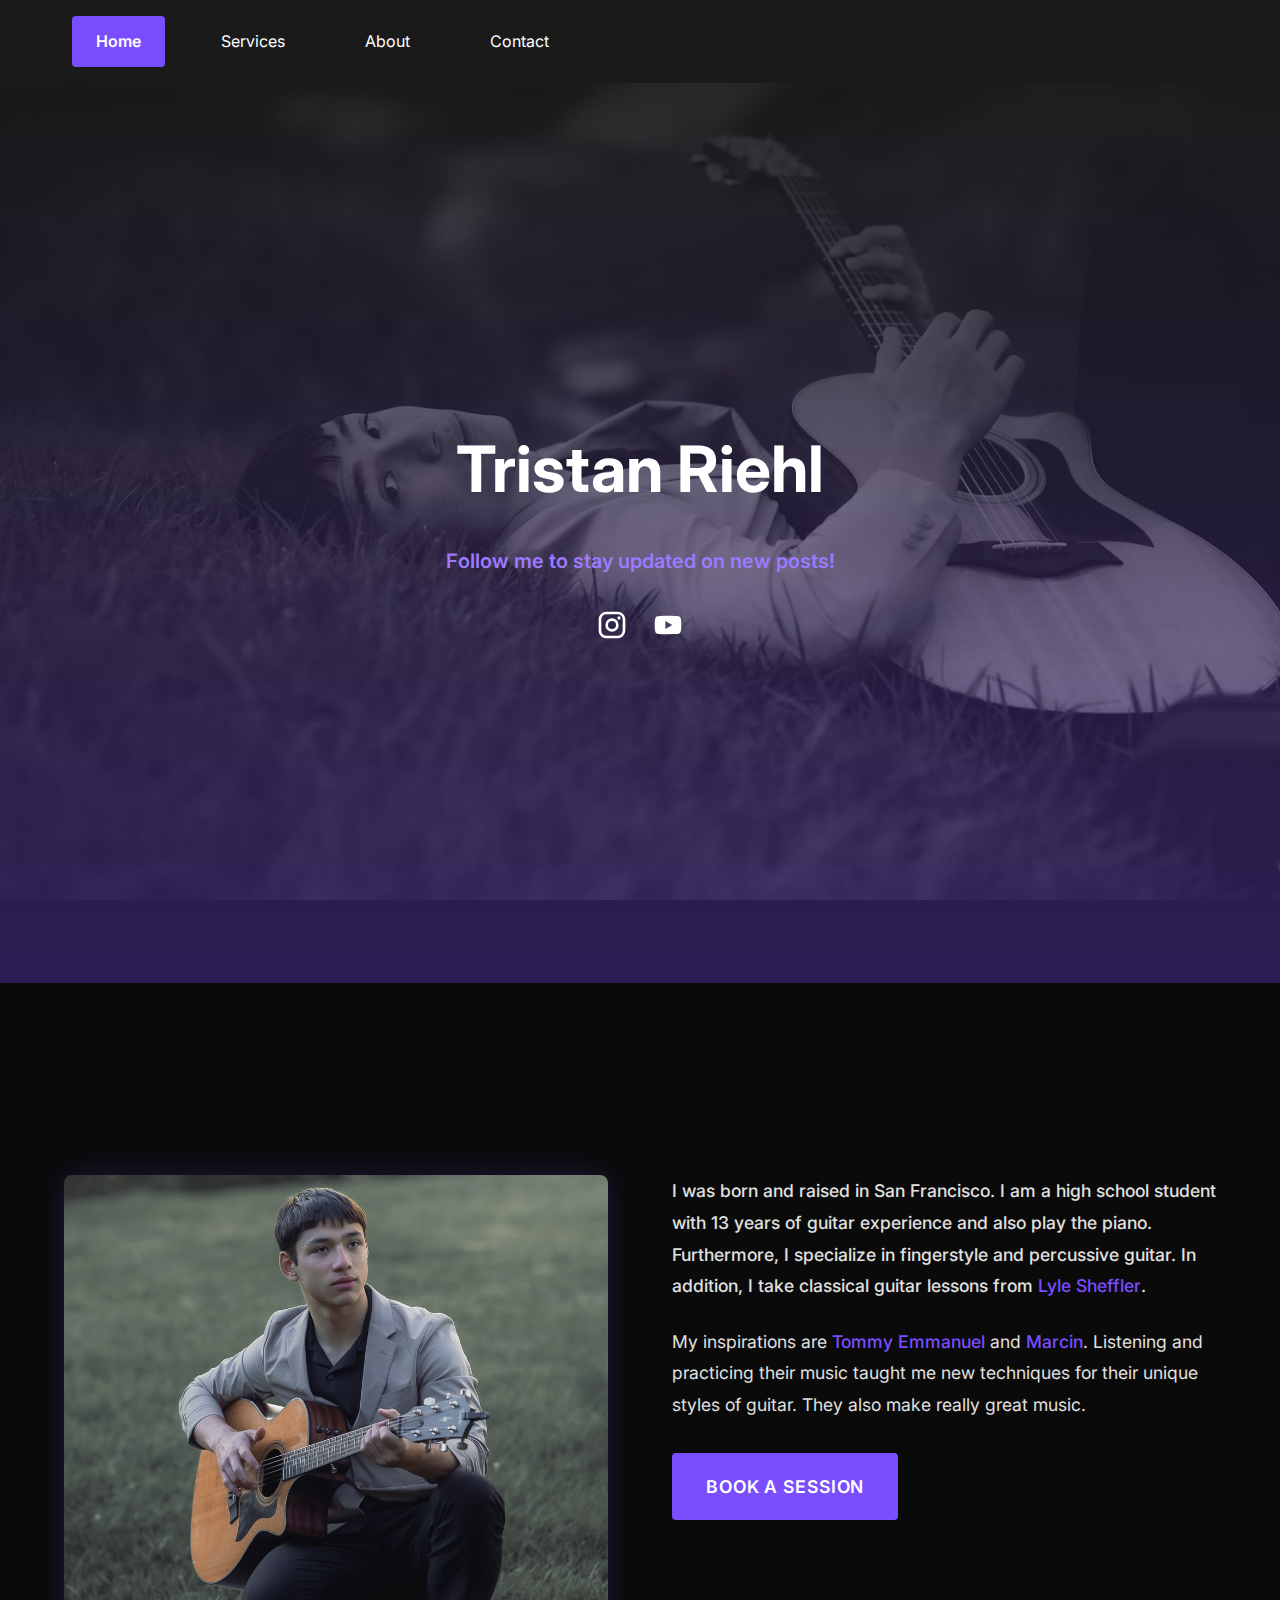
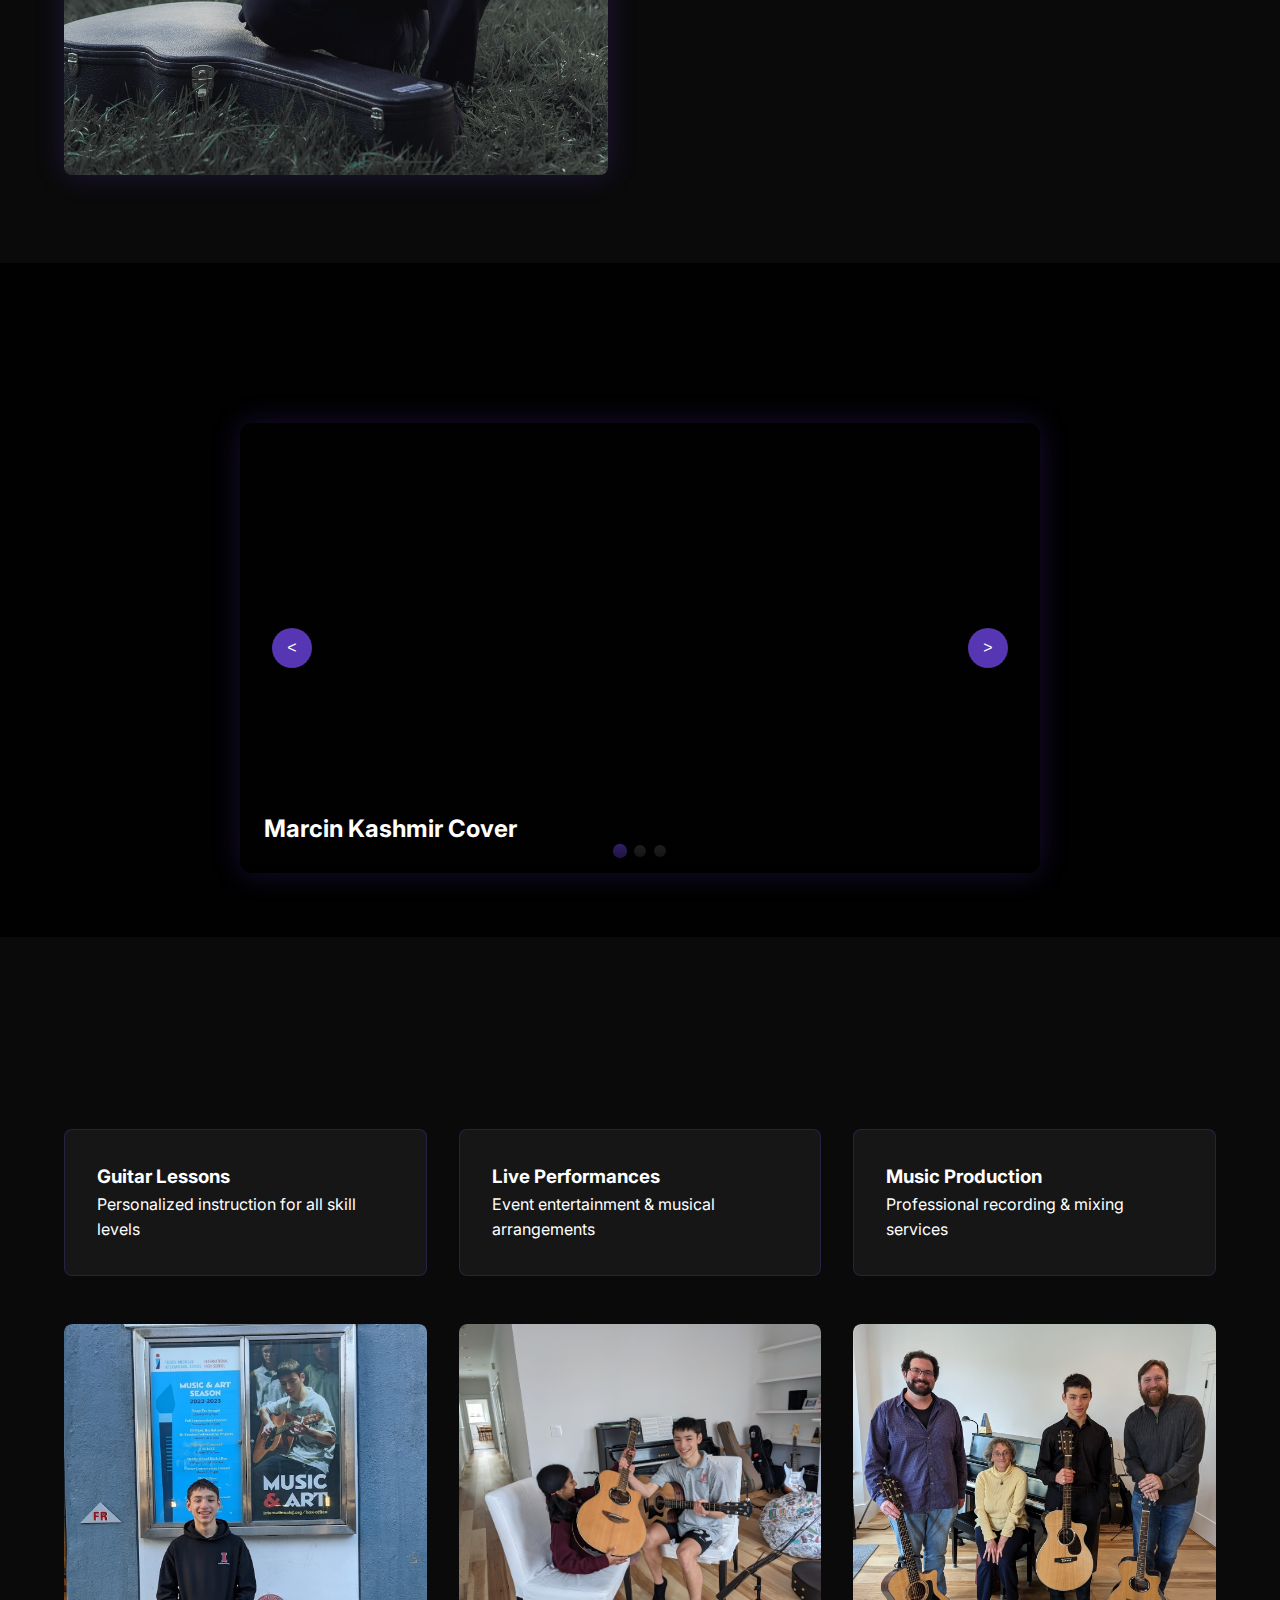
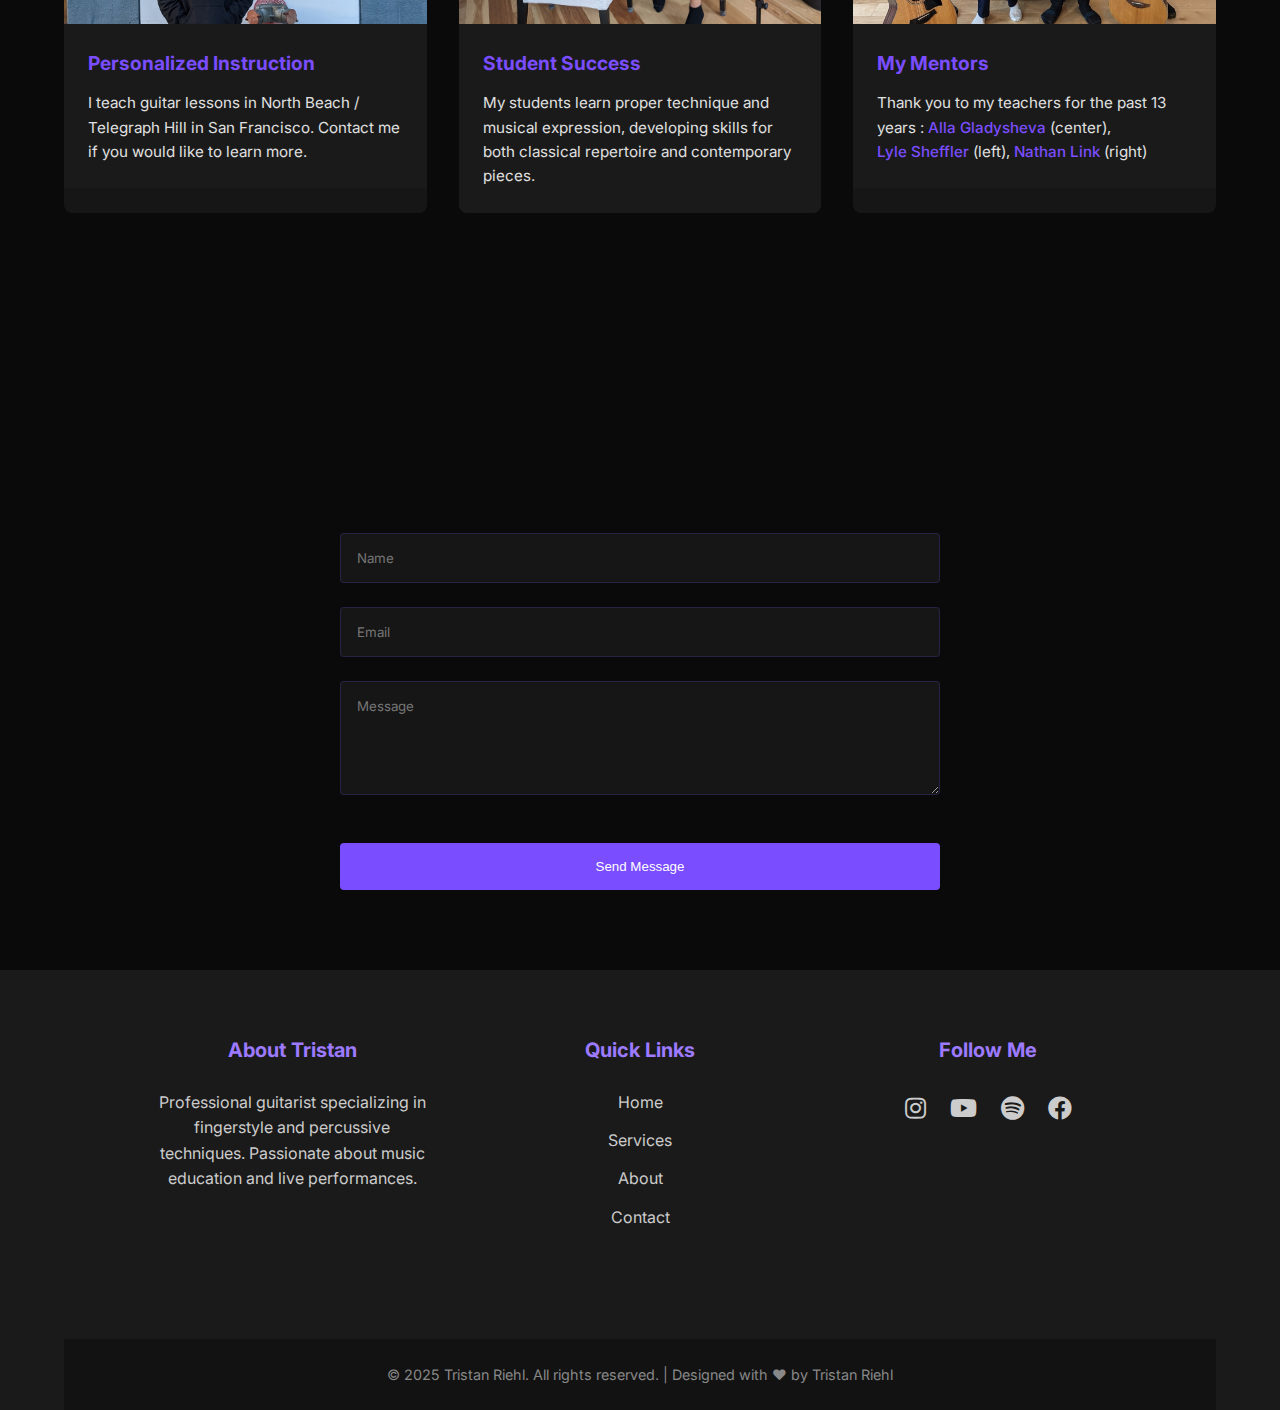
<file: index.html>
<!DOCTYPE html>
<html lang="en">
  <head>
    <meta charset="UTF-8" />
    <meta name="viewport" content="width=device-width, initial-scale=1.0" />
    <title>Tristan Riehl</title>
    <link rel="stylesheet" href="main.css" />
    <link rel="preconnect" href="https://fonts.googleapis.com" />
    <link rel="preconnect" href="https://fonts.gstatic.com" crossorigin />
    <link
      href="https://fonts.googleapis.com/css2?family=Inter:wght@300;400;600&display=swap"
      rel="stylesheet"
    />
    <link
      rel="stylesheet"
      href="https://cdnjs.cloudflare.com/ajax/libs/font-awesome/5.15.4/css/all.min.css"
    />
  </head>

  <body>
    <nav class="navbar">
      <!-- Hamburger Icon -->
      <div class="hamburger" onclick="toggleMenu()">
        <span></span>
        <span></span>
        <span></span>
      </div>

      <!-- Navigation Links -->
      <div class="nav-links">
        <a href="#home" class="active">Home</a>
        <a href="#services">Services</a>
        <a href="#about">About</a>
        <a href="#contact">Contact</a>
      </div>
    </nav>

    <script>
      function toggleMenu() {
        const navLinks = document.querySelector(".nav-links");
        const hamburger = document.querySelector(".hamburger");

        navLinks.classList.toggle("active");
        hamburger.classList.toggle("active");
      }

      // Close menu when clicking outside
      document.addEventListener("click", (e) => {
        const nav = document.querySelector(".navbar");
        const hamburger = document.querySelector(".hamburger");

        if (!nav.contains(e.target) && !hamburger.contains(e.target)) {
          document.querySelector(".nav-links").classList.remove("active");
          document.querySelector(".hamburger").classList.remove("active");
        }
      });

      // Close menu when clicking a link
      document.querySelectorAll(".nav-links a").forEach((link) => {
        link.addEventListener("click", () => {
          document.querySelector(".nav-links").classList.remove("active");
          document.querySelector(".hamburger").classList.remove("active");
        });
      });
    </script>

    <section id="home" class="header">
      <div class="header-content">
        <h1 class="animate-slide">Tristan Riehl</h1>
        <p class="follow-text">Follow me to stay updated on new posts!</p>
        <div class="social-links">
          <a
            href="https://www.instagram.com/tristanriehl/"
            target="_blank"
            aria-label="Instagram"
          >
            <svg class="social-icon" viewBox="0 0 24 24">
              <path
                d="M7.8 2h8.4C19.4 2 22 4.6 22 7.8v8.4a5.8 5.8 0 0 1-5.8 5.8H7.8C4.6 22 2 19.4 2 16.2V7.8A5.8 5.8 0 0 1 7.8 2m-.2 2A3.6 3.6 0 0 0 4 7.6v8.8C4 18.39 5.61 20 7.6 20h8.8a3.6 3.6 0 0 0 3.6-3.6V7.6C20 5.61 18.39 4 16.4 4zm9.65 1.5a1.25 1.25 0 1 1 0 2.5 1.25 1.25 0 0 1 0-2.5M12 7a5 5 0 0 1 5 5 5 5 0 0 1-5 5 5 5 0 0 1-5-5 5 5 0 0 1 5-5m0 2a3 3 0 0 0-3 3 3 3 0 0 0 3 3 3 3 0 0 0 3-3 3 3 0 0 0-3-3"
              />
            </svg>
          </a>
          <a
            href="https://www.youtube.com/@TristanRiehl"
            target="_blank"
            aria-label="YouTube"
          >
            <svg class="social-icon" viewBox="0 0 24 24">
              <path
                d="m10 15 5.19-3L10 9zm11.56-7.83c.13.47.22 1.1.28 1.9.07.8.1 1.49.1 2.09L22 12c0 2.19-.16 3.8-.44 4.83-.25.9-.83 1.48-1.73 1.73-.47.13-1.33.22-2.65.28-1.3.07-2.49.1-3.59.1L12 19c-4.19 0-6.8-.16-7.83-.44-.9-.25-1.48-.83-1.73-1.73-.13-.47-.22-1.1-.28-1.9-.07-.8-.1-1.49-.1-2.09L2 12c0-2.19.16-3.8.44-4.83.25-.9.83-1.48 1.73-1.73.47-.13 1.33-.22 2.65-.28 1.3-.07 2.49-.1 3.59-.1L12 5c4.19 0 6.8.16 7.83.44.9.25 1.48.83 1.73 1.73"
              />
            </svg>
          </a>
        </div>
      </div>
    </section>

    <section id="about" class="about-section">
      <div class="section-content">
        <h2 class="animate-fade">About Me</h2>
        <div class="about-content">
          <div class="about-image">
            <img
              src="src/LiveGuitar.jpg"
              alt="Professional Guitarist Performing"
            />
          </div>
          <div class="about-text">
            <p class="lead">
              I was born and raised in San Francisco. I am a high school student
              with 13 years of guitar experience and also play the piano.
              Furthermore, I specialize in fingerstyle and percussive guitar. In
              addition, I take classical guitar lessons from
              <a href="https://lylesheffler.com/" target="_blank"
                >Lyle Sheffler</a
              >.
            </p>
            <p>
              My inspirations are
              <a href="https://tommyemmanuel.com/" target="_blank"
                >Tommy Emmanuel</a
              >
              and
              <a href="https://marcinofficial.com/" target="_blank">Marcin</a>.
              Listening and practicing their music taught me new techniques for
              their unique styles of guitar. They also make really great music.
            </p>
            <div class="cta-button">
              <a href="#contact">Book a Session</a>
            </div>
          </div>
        </div>
      </div>
    </section>

    <!-- Video Carousel Section -->
    <section class="carousel-section">
      <h2 class="section-heading">Performance Videos</h2>
      <div class="carousel-container">
        <div class="carousel-slide active">
          <div class="video-wrapper">
            <iframe
              class="embedded-video"
              src="https://www.youtube.com/embed/yzMllYYr2EU?si=-cUeADYP3fhqumdi"
              frameborder="0"
              allowfullscreen
              allow="accelerometer; autoplay; encrypted-media; gyroscope; picture-in-picture"
            >
            </iframe>
          </div>
          <div class="slide-caption">
            <h3>Marcin Kashmir Cover</h3>
          </div>
        </div>

        <div class="carousel-slide">
          <div class="video-wrapper">
            <iframe
              class="embedded-video"
              src="https://www.youtube.com/embed/pTqiDFhpVgU?si=Qu2iM6P2HeTkHwIz"
              frameborder="0"
              allowfullscreen
              allow="accelerometer; autoplay; encrypted-media; gyroscope; picture-in-picture"
            >
            </iframe>
          </div>
          <div class="slide-caption">
            <h3>Playing God School Project</h3>
          </div>
        </div>

        <div class="carousel-slide">
          <div class="video-wrapper">
            <iframe
              class="embedded-video"
              src="https://www.youtube.com/embed/HVNc9b2Kd0c?si=pBHB2U40Aa-_kYTl"
              frameborder="0"
              allowfullscreen
              allow="accelerometer; autoplay; encrypted-media; gyroscope; picture-in-picture"
            >
            </iframe>
          </div>
          <div class="slide-caption">
            <h3>Vals Venezolano No. 2 by Antonio Lauro</h3>
          </div>
        </div>

        <!-- Navigation Buttons -->
        <button class="carousel-prev">&lt;</button>
        <button class="carousel-next">&gt;</button>

        <!-- Indicators -->
        <div class="carousel-indicators">
          <span class="indicator active"></span>
          <span class="indicator"></span>
          <span class="indicator"></span>
        </div>
      </div>
    </section>

    <script>
      // Video Carousel Functionality
      let currentSlide = 0;
      const slides = document.querySelectorAll(".carousel-slide");
      const indicators = document.querySelectorAll(".indicator");

      function showSlide(n) {
        // Pause all videos
        document
          .querySelectorAll(".carousel-video")
          .forEach((video) => video.pause());

        slides.forEach((slide) => slide.classList.remove("active"));
        indicators.forEach((indicator) => indicator.classList.remove("active"));

        currentSlide = (n + slides.length) % slides.length;
        slides[currentSlide].classList.add("active");
        indicators[currentSlide].classList.add("active");

        // Autoplay current video
        const currentVideo = slides[currentSlide].querySelector("video");
        if (currentVideo) {
          currentVideo.play().catch((error) => {
            // Handle autoplay restrictions
            console.log("Video autoplay prevented:", error);
          });
        }
      }

      document
        .querySelector(".carousel-prev")
        .addEventListener("click", () => showSlide(currentSlide - 1));
      document
        .querySelector(".carousel-next")
        .addEventListener("click", () => showSlide(currentSlide + 1));

      // Add click handlers for embedded iframes
      document.querySelectorAll(".embedded-video").forEach((iframe) => {
        iframe.addEventListener("click", () => {
          const src = iframe.src;
          iframe.src = src.includes("?")
            ? `${src}&autoplay=1`
            : `${src}?autoplay=1`;
        });
      });
    </script>

    <section id="services" class="services-section">
      <div class="section-content">
        <h2 class="animate-fade">Services</h2>
        <div class="services-grid">
          <div class="service-card">
            <h3>Guitar Lessons</h3>
            <p>Personalized instruction for all skill levels</p>
          </div>
          <div class="service-card">
            <h3>Live Performances</h3>
            <p>Event entertainment & musical arrangements</p>
          </div>
          <div class="service-card">
            <h3>Music Production</h3>
            <p>Professional recording & mixing services</p>
          </div>
        </div>
      </div>

      <!-- Add this inside your services section -->
      <div class="teaching-grid">
        <!-- First Teaching Item -->
        <div class="teaching-item">
          <div class="teaching-image">
            <img
              src="src/SchoolGuitarPoster.jpg"
              alt="Tristan teaching guitar"
            />
          </div>
          <div class="teaching-text">
            <h3>Personalized Instruction</h3>
            <p>
              I teach guitar lessons in North Beach / Telegraph Hill in San
              Francisco. Contact me if you would like to learn more.
            </p>
          </div>
        </div>

        <!-- Second Teaching Item -->
        <div class="teaching-item">
          <div class="teaching-image">
            <img src="src/TeachingGuitar.jpg" alt="Student performance" />
          </div>
          <div class="teaching-text">
            <h3>Student Success</h3>
            <p>
              My students learn proper technique and musical expression,
              developing skills for both classical repertoire and contemporary
              pieces.
            </p>
          </div>
        </div>

        <!-- Mentors Section -->
        <div class="teaching-item">
          <div class="teaching-image">
            <img src="src/Teachers.jpg" alt="Musical mentors" />
          </div>
          <div class="teaching-text">
            <h3>My Mentors</h3>
            <p>
              Thank you to my teachers for the past 13 years :
              <a
                href="https://sfcm.edu/study/faculty/alla-gladysheva"
                target="_blank"
                >Alla Gladysheva</a
              >
              (center),
              <a href="https://lylesheffler.com/" target="_blank"
                >Lyle Sheffler</a
              >
              (left),
              <a href="https://www.nathanpejzalink.com/" target="_blank"
                >Nathan Link</a
              >
              (right)
            </p>
          </div>
        </div>
      </div>
    </section>

    <section id="contact" class="contact-section">
      <div class="section-content">
        <h2 class="animate-fade">Get in Touch</h2>
        <form
          class="contact-form"
          action="https://formspree.io/f/xovjwkre"
          method="POST"
        >
          <input type="text" name="name" placeholder="Name" required />
          <input type="email" name="_replyto" placeholder="Email" required />
          <textarea
            name="message"
            placeholder="Message"
            rows="5"
            required
          ></textarea>

          <!-- Add honeypot field for spam protection -->
          <input type="text" name="_gotcha" style="display: none" />

          <!-- Add reCAPTCHA (optional but recommended) -->
          <div
            class="g-recaptcha"
            data-sitekey="6LceysoqAAAAAO_xqo1X97CfE-18qZqw8ZkL4O49"
          ></div>

          <button type="submit">Send Message</button>

          <!-- Success/Error messages -->
          <div class="form-messages"></div>
        </form>

        <!-- Add reCAPTCHA script -->
        <script
          src="https://www.google.com/recaptcha/api.js"
          async
          defer
        ></script>
        <script>
          // Add this to your existing script
          document
            .querySelector(".contact-form")
            .addEventListener("submit", async (e) => {
              e.preventDefault();
              const form = e.target;
              const messages = form.querySelector(".form-messages");
              messages.style.display = "none";

              try {
                const response = await fetch(form.action, {
                  method: "POST",
                  body: new FormData(form),
                  headers: {
                    Accept: "application/json",
                  },
                });

                if (response.ok) {
                  form.reset();
                  messages.textContent = "Message sent successfully!";
                  messages.classList.remove("error");
                  messages.classList.add("success");
                  messages.style.display = "block";

                  // Reset reCAPTCHA
                  if (typeof grecaptcha !== "undefined") {
                    grecaptcha.reset();
                  }
                } else {
                  throw new Error("Form submission failed");
                }
              } catch (error) {
                messages.textContent =
                  "Oops! There was a problem sending your message. Please try again.";
                messages.classList.remove("success");
                messages.classList.add("error");
                messages.style.display = "block";
              }
            });
        </script>
      </div>
    </section>

    <!-- Footer -->
    <footer class="site-footer">
      <div class="footer-content">
        <div class="footer-section">
          <h4>About Tristan</h4>
          <p>
            Professional guitarist specializing in fingerstyle and percussive
            techniques. Passionate about music education and live performances.
          </p>
        </div>

        <div class="footer-section">
          <h4>Quick Links</h4>
          <ul>
            <li><a href="#home">Home</a></li>
            <li><a href="#services">Services</a></li>
            <li><a href="#about">About</a></li>
            <li><a href="#contact">Contact</a></li>
          </ul>
        </div>
        <div class="footer-section">
          <h4>Follow Me</h4>
          <div class="social-icons">
            <a href="https://www.instagram.com/tristanriehl/" target="_blank"
              ><i class="fab fa-instagram"></i
            ></a>
            <a href="https://www.youtube.com/@TristanRiehl" target="_blank"
              ><i class="fab fa-youtube"></i
            ></a>
            <a href="#"><i class="fab fa-spotify"></i></a>
            <a href="#"><i class="fab fa-facebook"></i></a>
          </div>
        </div>
      </div>

      <div class="footer-bottom">
        <p>
          &copy; 2025 Tristan Riehl. All rights reserved. | Designed with ♥ by
          Tristan Riehl
        </p>
      </div>
    </footer>

    <!-- Carousel Script -->
    <script>
      // Basic Carousel Functionality
      let currentSlide = 0;
      const slides = document.querySelectorAll(".carousel-slide");
      const indicators = document.querySelectorAll(".indicator");

      function showSlide(n) {
        slides.forEach((slide) => slide.classList.remove("active"));
        indicators.forEach((indicator) => indicator.classList.remove("active"));

        currentSlide = (n + slides.length) % slides.length;
        slides[currentSlide].classList.add("active");
        indicators[currentSlide].classList.add("active");
      }

      document
        .querySelector(".carousel-prev")
        .addEventListener("click", () => showSlide(currentSlide - 1));
      document
        .querySelector(".carousel-next")
        .addEventListener("click", () => showSlide(currentSlide + 1));

      // Auto-advance every 5 seconds
      setInterval(() => showSlide(currentSlide + 1), 5000);
    </script>

    <!-- Add Font Awesome for icons -->
    <script>
      // Smooth scroll for navigation links
      document.querySelectorAll('a[href^="#"]').forEach((anchor) => {
        anchor.addEventListener("click", function (e) {
          e.preventDefault();
          document.querySelector(this.getAttribute("href")).scrollIntoView({
            behavior: "smooth",
          });
        });
      });

      // Animation trigger on scroll
      const observer = new IntersectionObserver(
        (entries) => {
          entries.forEach((entry) => {
            if (entry.isIntersecting) {
              entry.target.classList.add("animate");
            }
          });
        },
        { threshold: 0.1 }
      );

      document
        .querySelectorAll(".animate-fade, .animate-slide")
        .forEach((el) => {
          observer.observe(el);
        });
    </script>

    <!-- Add this at the end of your body -->
    <button class="scroll-top" aria-label="Scroll to top">↑</button>

    <script>
      // Add this to your existing script
      const scrollButton = document.querySelector(".scroll-top");

      // Show/hide button on scroll
      window.addEventListener("scroll", () => {
        if (window.scrollY > 200) {
          scrollButton.classList.add("visible");
        } else {
          scrollButton.classList.remove("visible");
        }
      });

      // Scroll to top functionality
      scrollButton.addEventListener("click", () => {
        window.scrollTo({
          top: 0,
          behavior: "smooth",
        });
      });
    </script>
  </body>
</html>
</file>
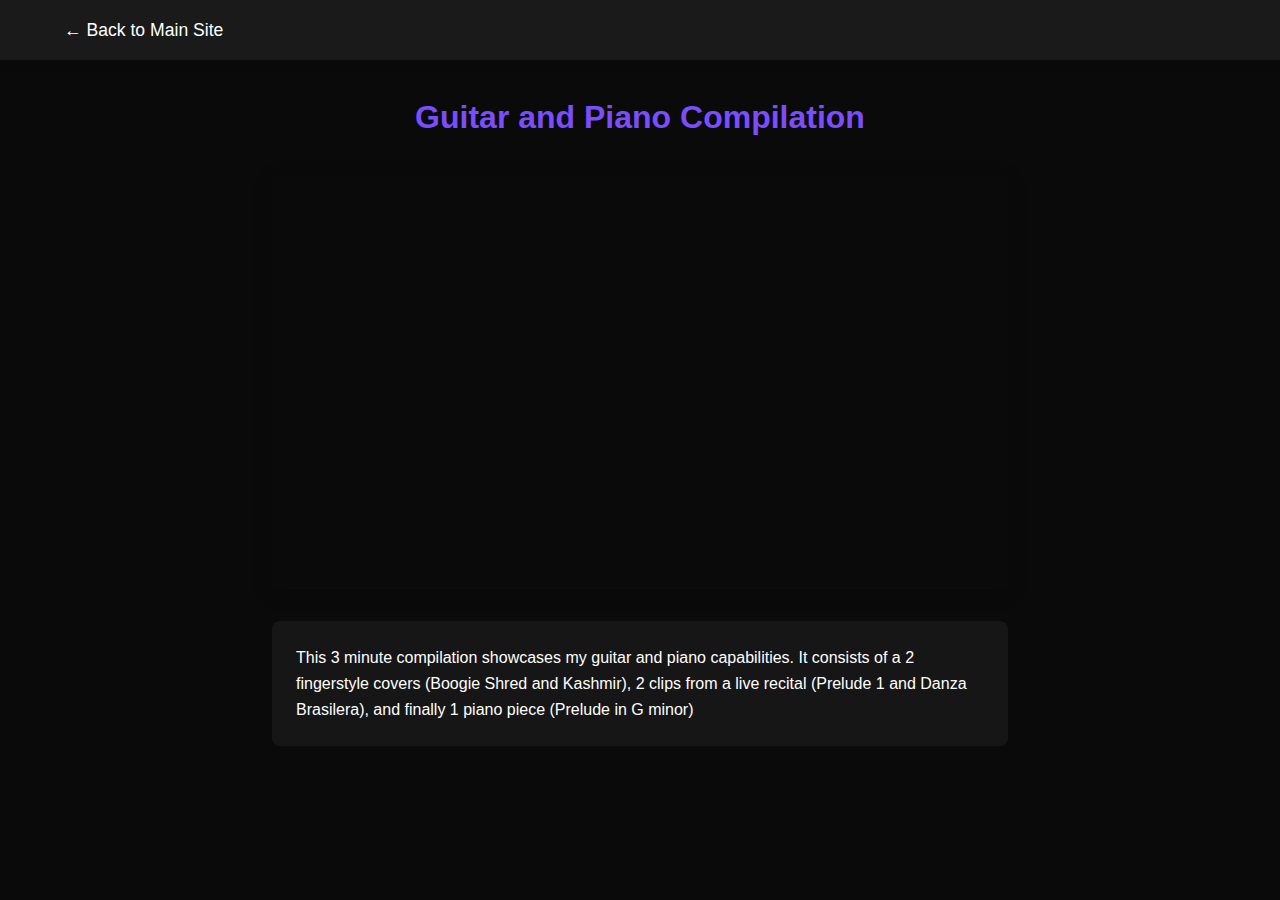
<file: medley.html>
<!DOCTYPE html>
<html lang="en">
<head>
    <meta charset="UTF-8">
    <meta name="viewport" content="width=device-width, initial-scale=1.0">
    <title>College Application Medley</title>
    <link rel="stylesheet" href="main.css">
</head>
<body>
    <!-- Simple Navigation Bar -->
    <nav class="medley-nav">
        <a href="index.html" class="back-link">← Back to Main Site</a>
    </nav>

    <!-- Main Content -->
    <main class="medley-container">
        <h1>Guitar and Piano Compilation</h1>
        
        <!-- YouTube Video Embed -->
        <div class="video-embed">
            <iframe width="560" height="315" 
                    src="https://www.youtube.com/embed/zQ-gE3Xj2Us?si=tvOD1u92BJOWrI0j" 
                    frameborder="0" 
                    allow="accelerometer; autoplay; clipboard-write; encrypted-media; gyroscope; picture-in-picture" 
                    allowfullscreen>
            </iframe>
        </div>
        
        <!-- Video Description -->
        <div class="video-description">
            <p>This 3 minute compilation showcases my guitar and piano capabilities. It consists of a 2 fingerstyle covers (Boogie Shred and Kashmir), 2 clips from a live recital (Prelude 1 and Danza Brasilera), and finally 1 piano piece (Prelude in G minor)</p>
        </div>
    </main>
</body>
</html>
</file>
<file: main.css>
/* main.css */
:root {
  --primary-color: #1a1a1a;
  --secondary-color: #7a4dff;
  --accent-color: #9d7aff;
  --text-color: #ffffff;
  --background-dark: #0a0a0a;
  --transition-speed: 0.4s;
}

* {
  margin: 0;
  padding: 0;
  box-sizing: border-box;
}

html {
  scroll-behavior: smooth;
}

body {
  font-family: "Inter", sans-serif;
  line-height: 1.6;
  color: var(--text-color);
  background-color: var(--background-dark);
}

.navbar {
  background-color: rgba(26, 26, 26, 0.95);
  padding: 1rem 5%;
  position: sticky;
  top: 0;
  z-index: 1000;
  backdrop-filter: blur(10px);
}

.navbar a {
  color: var(--text-color);
  text-decoration: none;
  padding: 0.8rem 1.5rem;
  margin: 0 0.5rem;
  border-radius: 4px;
  transition: all var(--transition-speed) ease;
}

.navbar a:hover {
  background-color: rgba(122, 77, 255, 0.2);
}

.navbar a.active {
  background-color: var(--secondary-color);
  font-weight: 600;
}

.header {
  background: linear-gradient(rgba(26, 26, 26, 0.9), rgba(122, 77, 255, 0.3)),
    url("src/Grassguitar.jpeg") center/cover fixed;
  height: 100vh;
  display: flex;
  align-items: center;
  justify-content: center;
  text-align: center;
}

.header-content h1 {
  font-size: 4rem;
  margin-bottom: 1.5rem;
  opacity: 0;
  transform: translateY(30px);
}

.header-content h1.animate {
  opacity: 1;
  transform: translateY(0);
  transition: all 0.8s ease-out;
}

.follow-text {
  font-size: 1.25rem;
  margin-bottom: 2rem;
  color: var(--accent-color);
  font-weight: 600;
}

.social-links {
  display: flex;
  gap: 1.5rem;
  justify-content: center;
}

.social-icon {
  width: 32px;
  height: 32px;
  fill: var(--text-color);
  transition: all var(--transition-speed) ease;
}

.social-icon:hover {
  fill: var(--secondary-color);
  transform: translateY(-3px);
}

.services-section,
.about-section,
.contact-section {
  padding: 5rem 5%;
}

.section-content {
  max-width: 1200px;
  margin: 0 auto;
}

h2 {
  font-size: 2.5rem;
  margin-bottom: 3rem;
  opacity: 0;
  transform: translateY(20px);
}

h2.animate {
  opacity: 1;
  transform: translateY(0);
  transition: all 0.6s ease-out 0.2s;
}

.services-grid {
  display: grid;
  grid-template-columns: repeat(auto-fit, minmax(300px, 1fr));
  gap: 2rem;
}

.service-card {
  background: rgba(255, 255, 255, 0.05);
  padding: 2rem;
  border-radius: 8px;
  border: 1px solid rgba(122, 77, 255, 0.2);
  transition: transform var(--transition-speed) ease;
}

.service-card:hover {
  transform: translateY(-5px);
}

.about-content {
  display: grid;
  grid-template-columns: 1fr 1fr;
  gap: 4rem;
}

.about-image img {
  width: 100%;
  height: 600px;
  object-fit: cover;
  border-radius: 8px;
  box-shadow: 0 0 30px rgba(122, 77, 255, 0.2);
}

.about-text p {
  margin-bottom: 1.5rem;
  font-size: 1.1rem;
  line-height: 1.8;
  color: #e0e0e0;
}

.lead {
  font-size: 1.25rem;
  font-weight: 500;
  color: var(--accent-color);
}

.cta-button {
  margin-top: 2rem;
}

.cta-button a {
  display: inline-block;
  padding: 1rem 2rem;
  background-color: var(--secondary-color);
  color: white;
  text-decoration: none;
  border-radius: 4px;
  transition: all var(--transition-speed) ease;
}

.cta-button a:hover {
  background-color: var(--accent-color);
  transform: translateY(-2px);
}

.contact-form {
  max-width: 600px;
  margin: 0 auto;
  display: flex;
  flex-direction: column;
  gap: 1.5rem;
}

.contact-form input,
.contact-form textarea {
  padding: 1rem;
  background: rgba(255, 255, 255, 0.05);
  border: 1px solid rgba(122, 77, 255, 0.2);
  color: var(--text-color);
  border-radius: 4px;
  font-family: inherit;
}

.contact-form button {
  padding: 1rem 2rem;
  background-color: var(--secondary-color);
  color: white;
  border: none;
  border-radius: 4px;
  cursor: pointer;
  transition: all var(--transition-speed) ease;
}

.contact-form button:hover {
  background-color: var(--accent-color);
  transform: translateY(-2px);
}

@media (max-width: 768px) {
  .about-content {
    grid-template-columns: 1fr;
    gap: 2rem;
  }

  .header-content h1 {
    font-size: 2.5rem;
  }

  .navbar {
    padding: 1rem;
  }

  .about-image img {
    height: 400px;
  }
}

/* Carousel Styles */
.carousel-section {
  padding: 4rem 5%;
  background: rgba(0, 0, 0, 0.8);
}

.section-heading {
  text-align: center;
  font-size: 2.5rem;
  margin-bottom: 2rem;
  color: var(--accent-color);
}

.carousel-container {
  max-width: 1200px;
  margin: 0 auto;
  position: relative;
  overflow: hidden;
  border-radius: 12px;
  box-shadow: 0 0 30px rgba(122, 77, 255, 0.2);
}

.carousel-slide {
  display: none;
  position: relative;
}

.carousel-slide.active {
  display: block;
}

.carousel-slide img {
  width: 100%;
  height: 600px;
  object-fit: cover;
  vertical-align: middle;
}

.slide-caption {
  position: absolute;
  bottom: 0;
  left: 0;
  right: 0;
  padding: 2rem;
  background: linear-gradient(transparent, rgba(0, 0, 0, 0.9));
  color: white;
}

.slide-caption h3 {
  font-size: 1.5rem;
  margin: 0;
}

.carousel-prev,
.carousel-next {
  position: absolute;
  top: 50%;
  transform: translateY(-50%);
  background: rgba(122, 77, 255, 0.5);
  border: none;
  color: white;
  padding: 1rem;
  cursor: pointer;
  transition: all var(--transition-speed) ease;
  width: 50px;
  height: 50px;
  border-radius: 50%;
  display: flex;
  align-items: center;
  justify-content: center;
}

.carousel-prev:hover,
.carousel-next:hover {
  background: var(--secondary-color);
}

.carousel-prev {
  left: 2rem;
}

.carousel-next {
  right: 2rem;
}

.carousel-indicators {
  position: absolute;
  bottom: 1rem;
  left: 50%;
  transform: translateX(-50%);
  display: flex;
  gap: 0.5rem;
}

.indicator {
  width: 12px;
  height: 12px;
  border-radius: 50%;
  background: rgba(255, 255, 255, 0.3);
  cursor: pointer;
  transition: all var(--transition-speed) ease;
}

.indicator.active {
  background: var(--secondary-color);
  transform: scale(1.2);
}

/* Footer Styles */
.site-footer {
  background: var(--primary-color);
  padding: 4rem 5% 0;
  text-align: center; /* Center all text */
}

.footer-content {
  max-width: 1200px;
  margin: 0 auto;
  display: flex;
  flex-wrap: wrap;
  justify-content: center; /* Center sections horizontally */
  gap: 3rem;
  padding-bottom: 3rem;
}

.footer-section {
  flex: 0 1 300px; /* Flexible width with max 300px */
  padding: 0 1rem;
}

.footer-section h4 {
  color: var(--accent-color);
  margin-bottom: 1.5rem;
  font-size: 1.25rem;
}

.footer-section p, 
.footer-section ul {
  color: #cccccc;
  line-height: 1.6;
}

.footer-section ul {
  list-style: none;
  padding: 0;
  margin: 0;
}

.footer-section li {
  margin-bottom: 0.8rem;
}

.social-icons {
  display: flex;
  justify-content: center; /* Center social icons */
  gap: 1.5rem;
  margin-top: 1rem;
}

.footer-bottom {
  background: rgba(0, 0, 0, 0.3);
  padding: 1.5rem;
  margin-top: 3rem;
}

/* Responsive adjustments */
@media (max-width: 768px) {
  .footer-content {
      flex-direction: column;
      align-items: center;
      gap: 2rem;
  }
  
  .footer-section {
      width: 100%;
      max-width: 400px;
  }
}

.footer-section a {
  color: #cccccc;
  text-decoration: none;
  transition: color var(--transition-speed) ease;
}

.footer-section a:hover {
  color: var(--secondary-color);
}

.social-icons {
  display: flex;
  gap: 1.5rem;
  margin-top: 1rem;
}

.social-icons a {
  font-size: 1.5rem;
  color: #cccccc;
  transition: color var(--transition-speed) ease;
}

.social-icons a:hover {
  color: var(--secondary-color);
}

.footer-bottom {
  background: rgba(0, 0, 0, 0.3);
  text-align: center;
  padding: 1.5rem;
  margin-top: 3rem;
}

.footer-bottom p {
  margin: 0;
  color: #888888;
  font-size: 0.9rem;
}

.fa-map-marker-alt,
.fa-envelope,
.fa-phone {
  margin-right: 0.5rem;
  color: var(--accent-color);
}

/* Responsive Design */
@media (max-width: 768px) {
  .carousel-slide img {
    height: 400px;
  }

  .footer-content {
    grid-template-columns: 1fr;
    text-align: center;
  }

  .social-icons {
    justify-content: center;
  }

  .carousel-prev,
  .carousel-next {
    width: 40px;
    height: 40px;
    padding: 0.8rem;
  }
}

/* Video Carousel Styles */
.carousel-section {
  padding: 4rem 5%;
  background: rgba(0, 0, 0, 0.9);
}

.video-wrapper {
  position: relative;
  padding-top: 56.25%;
  /* 16:9 Aspect Ratio */
  height: 0;
  overflow: hidden;
}

.carousel-video,
.embedded-video {
  position: absolute;
  top: 0;
  left: 0;
  width: 100%;
  height: 100%;
  border: none;
}

.carousel-video {
  object-fit: cover;
}

.slide-caption {
  position: absolute;
  bottom: 0;
  left: 0;
  right: 0;
  padding: 1.5rem;
  background: linear-gradient(transparent, rgba(0, 0, 0, 0.9));
  color: white;
  z-index: 2;
}

/* Pause/Play Controls */
.video-controls {
  position: absolute;
  top: 50%;
  left: 50%;
  transform: translate(-50%, -50%);
  z-index: 3;
}

.video-controls button {
  background: rgba(122, 77, 255, 0.7);
  border: none;
  color: white;
  padding: 1rem;
  border-radius: 50%;
  cursor: pointer;
  transition: all 0.3s ease;
}

.video-controls button:hover {
  background: var(--secondary-color);
  transform: scale(1.1);
}

/* Carousel Navigation Adjustments */
.carousel-prev,
.carousel-next {
  z-index: 4;
  background: rgba(122, 77, 255, 0.7);
}

.carousel-prev:hover,
.carousel-next:hover {
  background: var(--secondary-color);
}

.form-messages {
  margin-top: 1rem;
  padding: 1rem;
  border-radius: 4px;
  display: none;
}

.form-messages.success {
  background: #d4edda;
  color: #155724;
  border: 1px solid #c3e6cb;
}

.form-messages.error {
  background: #f8d7da;
  color: #721c24;
  border: 1px solid #f5c6cb;
}

/* Add this to your main.css file */

/* General styles for mobile devices */
@media (max-width: 768px) {
  .navbar {
    display: flex;
    flex-direction: column;
    align-items: center;
  }

  .navbar a {
    padding: 10px;
    width: 100%;
    text-align: center;
  }

  .header-content {
    text-align: center;
    padding: 20px;
  }

  .about-content {
    flex-direction: column;
    align-items: center;
  }

  .about-image,
  .about-text {
    width: 100%;
    text-align: center;
  }

  .about-image img {
    width: 80%;
    margin: 0 auto;
  }

  .services-grid {
    display: flex;
    flex-direction: column;
    align-items: center;
  }

  .service-card {
    width: 100%;
    margin-bottom: 20px;
  }

  .carousel-container {
    width: 100%;
    overflow: hidden;
  }

  .carousel-slide {
    width: 100%;
  }

  .video-wrapper {
    width: 100%;
    padding-top: 56.25%; /* 16:9 Aspect Ratio */
    position: relative;
  }

  .video-wrapper iframe {
    position: absolute;
    top: 0;
    left: 0;
    width: 100%;
    height: 100%;
  }

  .contact-form input,
  .contact-form textarea {
    width: 100%;
    margin-bottom: 10px;
  }

  .footer-content {
    flex-direction: column;
    align-items: center;
  }

  .footer-section {
    width: 100%;
    text-align: center;
    margin-bottom: 20px;
  }

  .footer-bottom {
    text-align: center;
  }
}

/* Navbar Styles */
.navbar {
  display: flex;
  justify-content: space-between;
  align-items: center;
  padding: 1rem 5%;
  background-color: var(--primary-color);
  position: sticky;
  top: 0;
  z-index: 1000;
}

/* Navigation Links */
.nav-links {
  display: flex;
  gap: 1rem;
}

.nav-links a {
  color: white;
  text-decoration: none;
  padding: 0.8rem 1.5rem;
  border-radius: 4px;
  transition: all var(--transition-speed) ease;
}

/* Hamburger Menu */
.hamburger {
  display: none;
  flex-direction: column;
  cursor: pointer;
  gap: 5px;
  padding: 10px;
}

.hamburger span {
  width: 25px;
  height: 3px;
  background-color: white;
  transition: all 0.3s ease;
}

/* Mobile Styles */
@media (max-width: 768px) {
  .hamburger {
    display: flex;
  }

  .nav-links {
    position: absolute;
    top: 100%;
    left: 0;
    right: 0;
    background-color: var(--primary-color);
    flex-direction: column;
    align-items: center;
    max-height: 0;
    overflow: hidden;
    transition: max-height 0.3s ease-out;
  }

  .nav-links.active {
    max-height: 500px; /* Adjust based on your content */
    padding: 1rem 0;
  }

  .nav-links a {
    width: 100%;
    text-align: center;
    padding: 1rem;
  }

  /* Hamburger Animation */
  .hamburger.active span:nth-child(1) {
    transform: rotate(45deg) translate(5px, 5px);
  }

  .hamburger.active span:nth-child(2) {
    opacity: 0;
  }

  .hamburger.active span:nth-child(3) {
    transform: rotate(-45deg) translate(7px, -6px);
  }
}

/* About Me Section Styling */
.about-text {
  color: #e0e0e0;
  line-height: 1.8;
  font-size: 1.1rem;
}

.about-text a {
  color: var(--secondary-color); /* Use your purple accent color */
  text-decoration: none;
  position: relative;
  transition: all var(--transition-speed) ease;
  font-weight: 500;
}

/* Underline Animation */
.about-text a::after {
  content: "";
  position: absolute;
  width: 100%;
  height: 2px;
  bottom: -2px;
  left: 0;
  background-color: var(--secondary-color);
  transform: scaleX(0);
  transform-origin: bottom right;
  transition: transform 0.3s ease-out;
}

.about-text a:hover::after {
  transform: scaleX(1);
  transform-origin: bottom left;
}

/* Focus State for Accessibility */
.about-text a:focus {
  outline: 2px solid var(--accent-color);
  outline-offset: 3px;
  border-radius: 2px;
}

/* Visited Links */
.about-text a:visited {
  color: var(--accent-color); /* Slightly different color for visited links */
}

/* Link Hover Effects */
.about-text a:hover {
  color: var(--accent-color);
  text-shadow: 0 0 5px rgba(122, 77, 255, 0.3);
}

/* Special Styling for External Links */
.about-text a[href^="http"]::after {
  content: " ↗";
  font-size: 0.8em;
}

/* Responsive Adjustments */
@media (max-width: 768px) {
  .about-text a {
    font-weight: 600; /* Make links more visible on mobile */
  }

  .about-text a::after {
    height: 1.5px; /* Thinner underline on mobile */
  }
}
/* CTA Button Styling */
.cta-button a {
  display: inline-block;
  padding: 1rem 2rem;
  background-color: var(--secondary-color); /* Purple */
  color: white;
  text-decoration: none;
  border-radius: 4px;
  transition: all var(--transition-speed) ease;
  font-weight: 600;
  text-transform: uppercase;
  letter-spacing: 0.05em;
  border: 2px solid transparent;
}

.cta-button a:hover {
  background-color: transparent;
  color: var(--secondary-color);
  border-color: var(--secondary-color);
  transform: translateY(-2px);
  box-shadow: 0 5px 15px rgba(122, 77, 255, 0.3);
}

/* Focus State for Accessibility */
.cta-button a:focus {
  outline: 2px solid var(--accent-color);
  outline-offset: 3px;
}

/* Active State */
.cta-button a:active {
  transform: translateY(0);
  box-shadow: none;
}

/* Carousel Container */
.carousel-container {
  max-width: 800px; /* Reduced from 1200px */
  margin: 0 auto;
  position: relative;
  overflow: hidden;
  border-radius: 12px;
  box-shadow: 0 0 30px rgba(122, 77, 255, 0.2);
}

/* Video Wrapper */
.video-wrapper {
  position: relative;
  padding-top: 56.25%; /* 16:9 Aspect Ratio */
  height: 0;
}

/* Embedded Video */
.embedded-video {
  position: absolute;
  top: 0;
  left: 0;
  width: 100%;
  height: 100%;
}

/* Navigation Buttons */
.carousel-prev,
.carousel-next {
  width: 40px; /* Smaller buttons */
  height: 40px;
  padding: 0.8rem;
  font-size: 1rem;
}

/* Responsive Adjustments */
@media (max-width: 768px) {
  .carousel-container {
    max-width: 95%;
  }

  .carousel-prev,
  .carousel-next {
    width: 30px;
    height: 30px;
    padding: 0.5rem;
  }
}

/* Section Header */
.section-header {
  text-align: center;
  margin-bottom: 3rem;
  position: relative;
  padding: 0 1rem;
}

/* Section Title */
.section-title {
  font-size: 4rem;
  font-weight: 700;
  color: var(--secondary-color);
  text-transform: uppercase;
  letter-spacing: 0.1em;
  margin: 0;
  position: relative;
  display: inline-block;
  padding: 0 2rem;
  background: linear-gradient(
    45deg,
    var(--primary-color),
    rgba(26, 26, 26, 0.9)
  );
  z-index: 1;
}

/* Title Decoration */
.title-decoration {
  position: absolute;
  bottom: 0;
  left: 50%;
  transform: translateX(-50%);
  width: 200px;
  height: 4px;
  background: var(--secondary-color);
  border-radius: 2px;
  box-shadow: 0 0 15px rgba(122, 77, 255, 0.5);
}

.title-decoration::before,
.title-decoration::after {
  content: "";
  position: absolute;
  width: 10px;
  height: 10px;
  background: var(--secondary-color);
  border-radius: 50%;
  top: -3px;
  box-shadow: 0 0 15px rgba(122, 77, 255, 0.5);
}

.title-decoration::before {
  left: -20px;
}

.title-decoration::after {
  right: -20px;
}

/* Animation */
.section-title {
  animation: float 3s ease-in-out infinite;
}

@keyframes float {
  0%,
  100% {
    transform: translateY(0);
  }
  50% {
    transform: translateY(-10px);
  }
}

/* Responsive Adjustments */
@media (max-width: 768px) {
  .section-title {
    font-size: 3rem;
    padding: 0 1rem;
  }

  .title-decoration {
    width: 150px;
  }
}

@media (max-width: 480px) {
  .section-title {
    font-size: 2.5rem;
  }

  .title-decoration {
    width: 120px;
  }
}

.section-title:hover {
  color: var(--accent-color);
  text-shadow: 0 0 15px rgba(122, 77, 255, 0.7);
  transition: all 0.3s ease;
}

.section-header {
  opacity: 0;
  transform: translateY(50px);
  transition: all 1s ease;
}

.section-header.visible {
  opacity: 1;
  transform: translateY(0);
}

.section-title {
  text-shadow: 0 0 10px rgba(122, 77, 255, 0.5),
    0 0 20px rgba(122, 77, 255, 0.3), 0 0 30px rgba(122, 77, 255, 0.2);
}

.title-decoration {
  filter: drop-shadow(0 0 5px rgba(122, 77, 255, 0.7));
}

.section-header {
  background: radial-gradient(
      circle,
      transparent 20%,
      var(--primary-color) 20%,
      var(--primary-color) 80%,
      transparent 80%,
      transparent
    ),
    radial-gradient(
        circle,
        transparent 20%,
        var(--primary-color) 20%,
        var(--primary-color) 80%,
        transparent 80%,
        transparent
      )
      50px 50px;
  background-size: 100px 100px;
  padding: 2rem 0;
  border-radius: 15px;
  margin: 2rem auto;
  max-width: 90%;
}

.teaching-section {
  padding: 4rem 5%;
  background: rgba(0, 0, 0, 0.8);
}

.teaching-grid {
  max-width: 1200px;
  margin: 0 auto;
  display: grid;
  grid-template-columns: repeat(2, 1fr);
  gap: 2rem;
}

.teaching-card {
  background: rgba(255, 255, 255, 0.05);
  border-radius: 10px;
  overflow: hidden;
  transition: transform 0.3s ease;
}

.teaching-card:hover {
  transform: translateY(-5px);
}

.image-container {
  position: relative;
  padding-top: 100%; /* Square aspect ratio */
  overflow: hidden;
}

.teaching-img {
  position: absolute;
  top: 0;
  left: 0;
  width: 100%;
  height: 100%;
  object-fit: cover;
  filter: grayscale(30%);
  transition: filter 0.3s ease;
}

.teaching-card:hover .teaching-img {
  filter: grayscale(0);
}

.teaching-content {
  padding: 1.5rem;
}

.teaching-content h3 {
  color: var(--secondary-color);
  margin-bottom: 1rem;
  font-size: 1.5rem;
}

.teaching-content p {
  color: #e0e0e0;
  line-height: 1.6;
}

.mentors-card {
  grid-column: 1 / -1;
  background: rgba(255, 255, 255, 0.05);
  border-radius: 10px;
  overflow: hidden;
  margin-top: 2rem;
}

.mentors-img {
  width: 100%;
  height: 400px;
  object-fit: cover;
  filter: sepia(20%);
}

.mentors-content {
  padding: 2rem;
  text-align: center;
}

.mentors-content h3 {
  color: var(--accent-color);
  font-size: 2rem;
  margin-bottom: 1.5rem;
}

.mentors-content p {
  color: #e0e0e0;
  max-width: 800px;
  margin: 0 auto;
  line-height: 1.6;
}

@media (max-width: 768px) {
  .teaching-grid {
    grid-template-columns: 1fr;
  }

  .mentors-img {
    height: 300px;
  }

  .mentors-content h3 {
    font-size: 1.5rem;
  }
}

/* Services Gallery Styles */
.teaching-gallery {
  display: grid;
  grid-template-columns: repeat(auto-fit, minmax(300px, 1fr));
  gap: 2rem;
  margin-top: 3rem;
}

.teacher-card,
.student-card {
  display: grid;
  grid-template-columns: 1fr;
  gap: 1.5rem;
  background: rgba(255, 255, 255, 0.05);
  padding: 1.5rem;
  border-radius: 8px;
  border: 1px solid rgba(122, 77, 255, 0.2);
}

.mentors-card {
  grid-column: 1 / -1;
  text-align: center;
  max-width: 800px;
  margin: 0 auto;
}

.photo-frame {
  position: relative;
  overflow: hidden;
  border-radius: 6px;
  box-shadow: 0 4px 15px rgba(0, 0, 0, 0.3);
}

.teaching-photo {
  width: 100%;
  height: 400px;
  object-fit: cover;
  transition: transform 0.3s ease;
}

.mentors-photo {
  width: 100%;
  height: 500px;
  object-fit: cover;
}

.teaching-photo:hover {
  transform: scale(1.03);
}

.teaching-text {
  padding: 1rem;
}

.teaching-text h3 {
  color: var(--secondary-color);
  margin-bottom: 1rem;
}

.teaching-text p {
  line-height: 1.6;
  color: #e0e0e0;
}

.mentors-text {
  margin-top: 1.5rem;
  padding: 0 2rem;
}

/* Responsive Design */
@media (max-width: 768px) {
  .teaching-gallery {
    grid-template-columns: 1fr;
  }

  .teaching-photo {
    height: 300px;
  }

  .mentors-photo {
    height: 400px;
  }

  .mentors-text {
    padding: 0 1rem;
  }
}

/* Teaching Grid Styles */
.teaching-grid {
  display: grid;
  grid-template-columns: repeat(3, 1fr);
  gap: 2rem;
  margin: 3rem auto;
  max-width: 1200px;
}

.teaching-item {
  background: rgba(255, 255, 255, 0.05);
  border-radius: 8px;
  overflow: hidden;
  transition: transform 0.3s ease;
}

.teaching-item:hover {
  transform: translateY(-5px);
}

.teaching-image {
  height: 300px;
  overflow: hidden;
}

.teaching-image img {
  width: 100%;
  height: 100%;
  object-fit: cover;
  border-radius: 8px 8px 0 0;
}

.teaching-text {
  padding: 1.5rem;
  background: var(--primary-color);
}

.teaching-text h3 {
  color: var(--secondary-color);
  margin-bottom: 0.8rem;
  font-size: 1.2rem;
}

.teaching-text p {
  color: #e0e0e0;
  font-size: 0.95rem;
  line-height: 1.6;
}

/* Responsive Design */
@media (max-width: 768px) {
  .teaching-grid {
    grid-template-columns: 1fr;
    max-width: 600px;
  }

  .teaching-image {
    height: 250px;
  }
}

/* Service Section Link Styling */
.teaching-text a {
  color: var(--secondary-color);
  text-decoration: none;
  position: relative;
  transition: all var(--transition-speed) ease;
  font-weight: 500;
  display: inline-block;
}

.teaching-text a::after {
  content: "";
  position: absolute;
  width: 100%;
  height: 2px;
  bottom: -2px;
  left: 0;
  background-color: var(--secondary-color);
  transform: scaleX(0);
  transform-origin: bottom right;
  transition: transform 0.3s ease-out;
}

.teaching-text a:hover {
  color: var(--accent-color);
  text-shadow: 0 0 5px rgba(122, 77, 255, 0.3);
}

.teaching-text a:hover::after {
  transform: scaleX(1);
  transform-origin: bottom left;
}

.teaching-text a:focus {
  outline: 2px solid var(--accent-color);
  outline-offset: 3px;
  border-radius: 2px;
}

/* If you have external links */
.teaching-text a[href^="http"]::after {
  content: " ↗";
  font-size: 0.8em;
}

/* Responsive Adjustments */
@media (max-width: 768px) {
  .teaching-text a {
    font-size: 0.9rem;
  }

  .teaching-text a::after {
    height: 1.5px;
  }
}

/* Scroll to Top Button */
.scroll-top {
  position: fixed;
  bottom: 30px;
  right: 30px;
  width: 40px;
  height: 40px;
  background-color: var(--secondary-color);
  color: white;
  border: none;
  border-radius: 50%;
  cursor: pointer;
  opacity: 0;
  visibility: hidden;
  transition: all 0.3s ease;
  display: flex;
  align-items: center;
  justify-content: center;
  box-shadow: 0 4px 12px rgba(122, 77, 255, 0.3);
  z-index: 1000;
}

.scroll-top:hover {
  background-color: var(--accent-color);
  transform: translateY(-2px);
  box-shadow: 0 6px 15px rgba(122, 77, 255, 0.4);
}

.scroll-top.visible {
  opacity: 1;
  visibility: visible;
}

/* Show only on desktop */
@media (min-width: 768px) {
  .scroll-top {
    display: flex;
  }
}

/* Hide on mobile */
@media (max-width: 767px) {
  .scroll-top {
    display: none;
  }
}

/* Medley Page Specific Styles */
.medley-nav {
  background-color: var(--primary-color);
  padding: 1rem 5%;
  box-shadow: 0 2px 10px rgba(0,0,0,0.1);
}

.back-link {
  color: white;
  text-decoration: none;
  font-size: 1.1rem;
  transition: color 0.3s ease;
}

.back-link:hover {
  color: var(--accent-color);
}

.medley-container {
  max-width: 800px;
  margin: 2rem auto;
  padding: 0 2rem;
  text-align: center;
}

.medley-container h1 {
  color: var(--secondary-color);
  margin-bottom: 2rem;
}

.video-embed {
  position: relative;
  padding-bottom: 56.25%; /* 16:9 aspect ratio */
  height: 0;
  overflow: hidden;
  margin-bottom: 2rem;
  border-radius: 8px;
  overflow: hidden;
  box-shadow: 0 4px 20px rgba(0,0,0,0.2);
}

.video-embed iframe {
  position: absolute;
  top: 0;
  left: 0;
  width: 100%;
  height: 100%;
}

.video-description {
  background-color: rgba(255,255,255,0.05);
  padding: 1.5rem;
  border-radius: 8px;
  line-height: 1.6;
  text-align: left;
}

@media (max-width: 768px) {
  .medley-container {
      padding: 0 1rem;
  }
  
  .video-description {
      padding: 1rem;
  }
}
</file>
